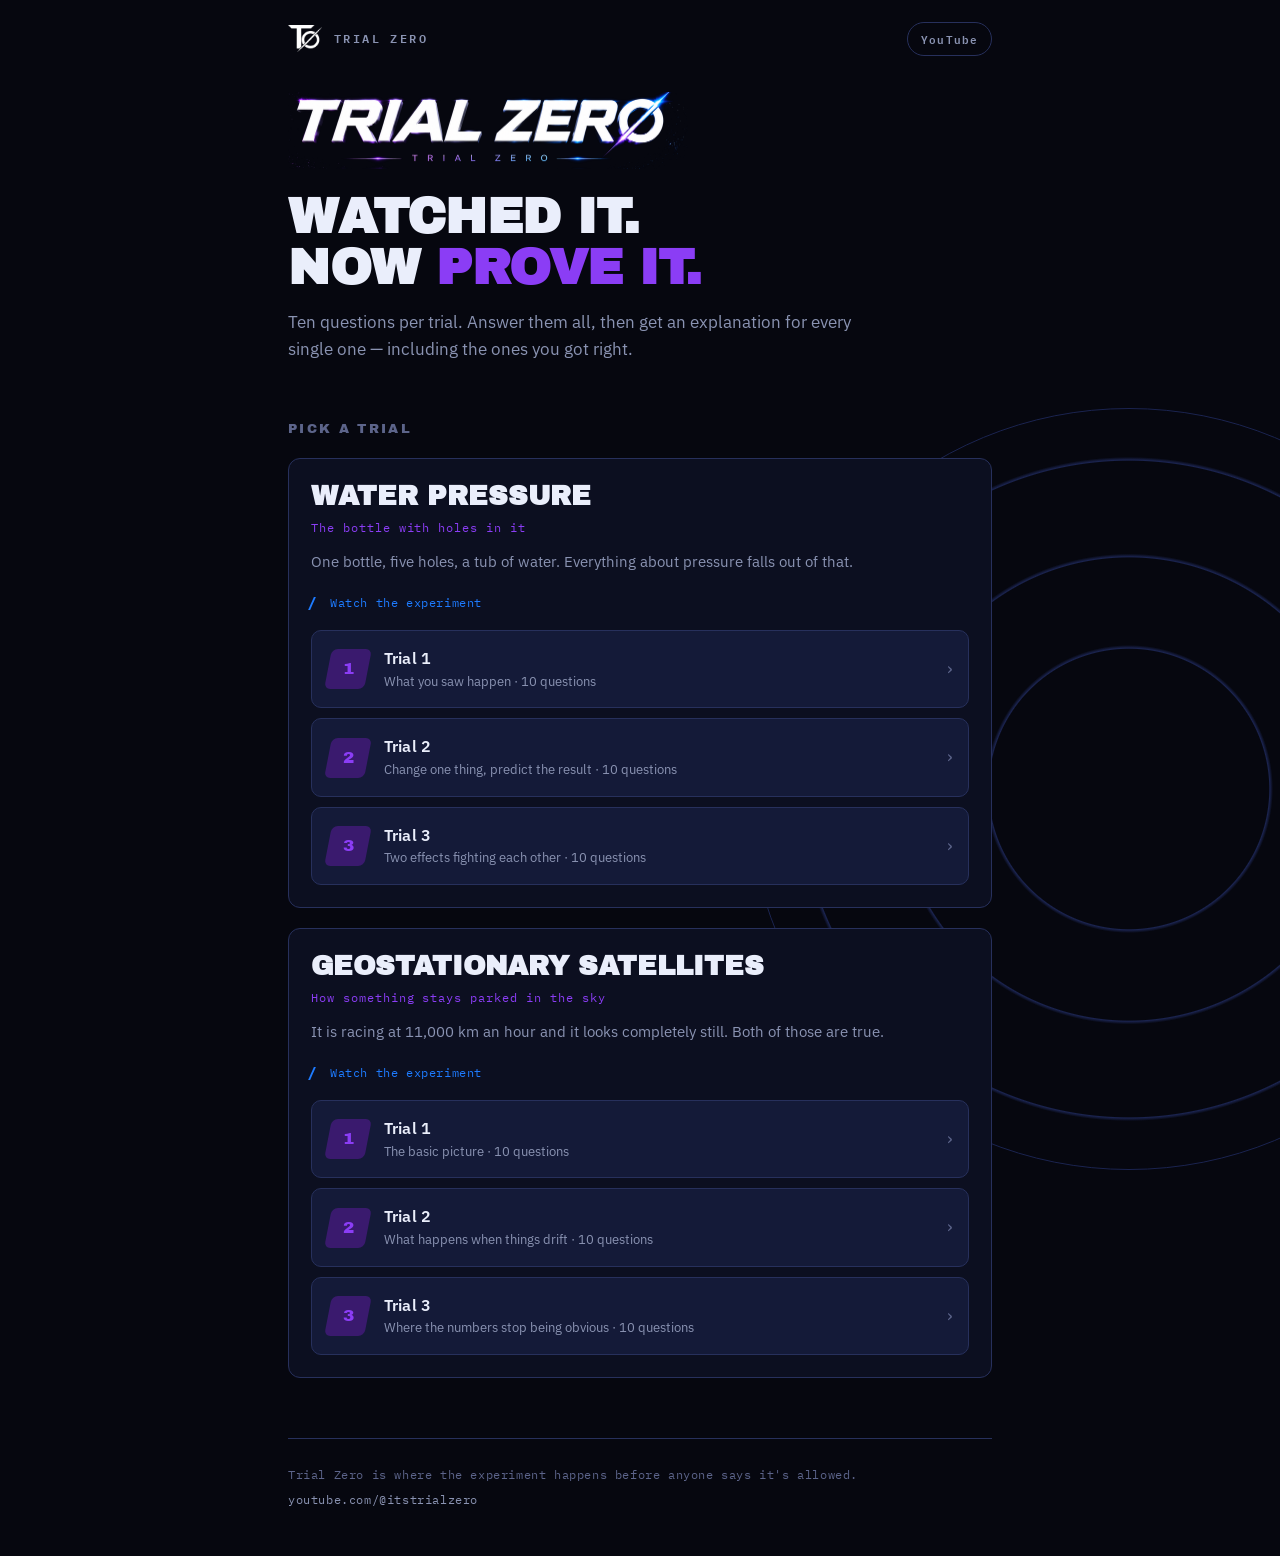
<file: index.html>
<!DOCTYPE html>
<html lang="en">
<head>
<meta charset="utf-8">
<meta name="viewport" content="width=device-width, initial-scale=1">
<title>Trial Zero — test yourself</title>
<meta name="description" content="Short physics quizzes from the Trial Zero YouTube channel. Ten questions, then an explanation for every single one.">
<meta name="theme-color" content="#06070F">
<link rel="icon" href="img/logo.png">
<link rel="stylesheet" href="style.css">

<meta property="og:title" content="Trial Zero — test yourself">
<meta property="og:description" content="Ten questions, then an explanation for every single one.">
<meta property="og:type" content="website">
</head>
<body>

<div class="wrap">

  <header class="site-head">
    <img src="img/logo.png" alt="Trial Zero logo">
    <a class="name" href="index.html">Trial Zero</a>
    <span class="spacer"></span>
    <a class="yt" href="https://youtube.com/@itstrialzero" target="_blank" rel="noopener">YouTube</a>
  </header>

  <section class="hero">
    <img class="wordmark" src="img/wordmark.png" alt="Trial Zero">
    <h1>Watched it.<br>Now <em>prove it.</em></h1>
    <p class="lede">Ten questions per trial. Answer them all, then get an explanation for every single one &mdash; including the ones you got right.</p>
  </section>

  <section class="section">
    <h2>Pick a trial</h2>
    <div id="topics"></div>
  </section>

  <footer class="site-foot">
    <p>Trial Zero is where the experiment happens before anyone says it's allowed.</p>
    <p><a href="https://youtube.com/@itstrialzero" target="_blank" rel="noopener">youtube.com/@itstrialzero</a></p>
  </footer>

</div>

<script src="data/water-pressure.js"></script>
<script src="data/geostationary.js"></script>
<script src="app.js"></script>
<script>TZapp.renderHome();</script>

</body>
</html>
</file>
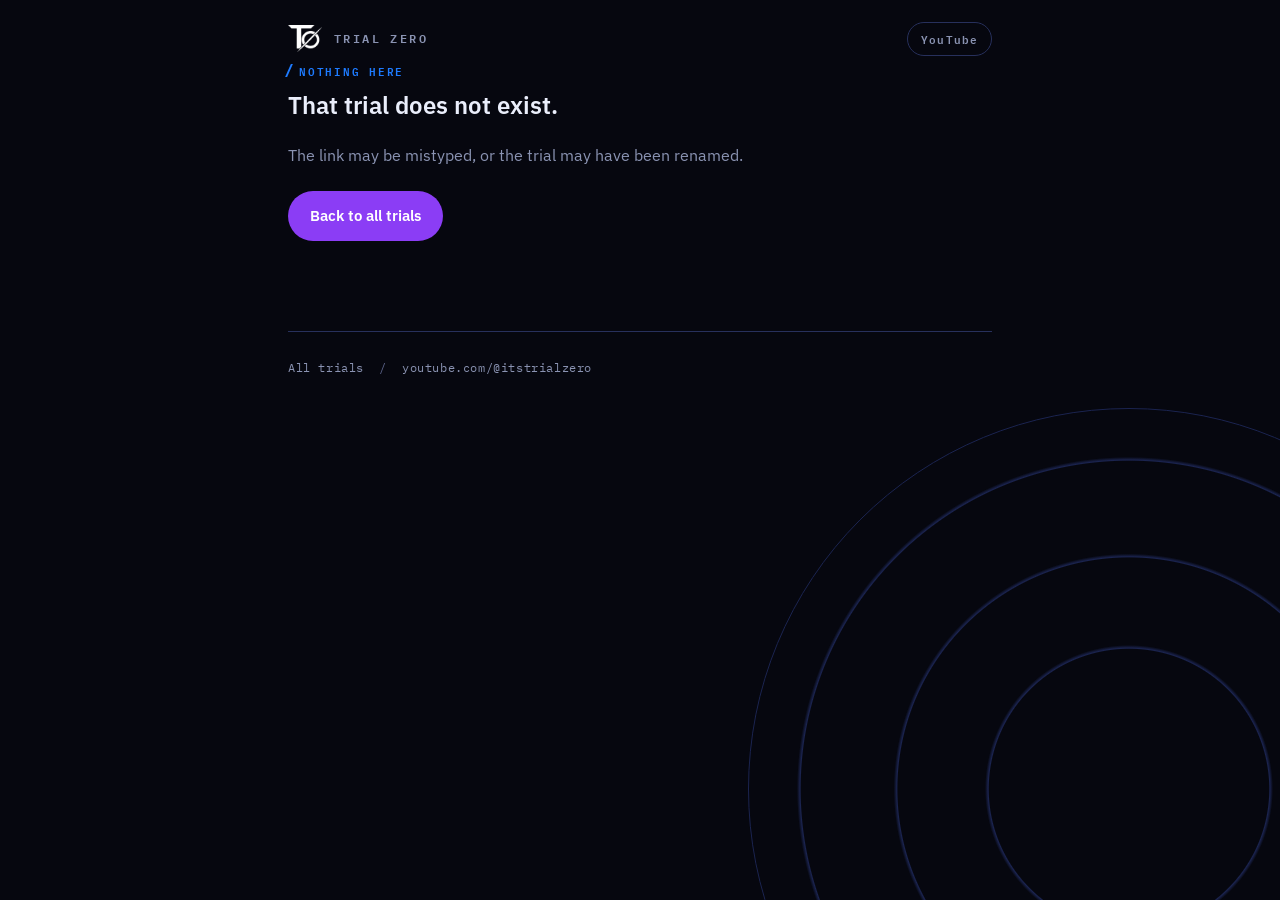
<file: quiz.html>
<!DOCTYPE html>
<html lang="en">
<head>
<meta charset="utf-8">
<meta name="viewport" content="width=device-width, initial-scale=1">
<title>Trial Zero — quiz</title>
<meta name="theme-color" content="#06070F">
<link rel="icon" href="img/logo.png">
<link rel="stylesheet" href="style.css">
</head>
<body>

<div class="wrap">

  <header class="site-head">
    <img src="img/logo.png" alt="Trial Zero logo">
    <a class="name" href="index.html">Trial Zero</a>
    <span class="spacer"></span>
    <a class="yt" href="https://youtube.com/@itstrialzero" target="_blank" rel="noopener">YouTube</a>
  </header>

  <main id="stage"></main>

  <footer class="site-foot">
    <p><a href="index.html">All trials</a> &nbsp;/&nbsp; <a href="https://youtube.com/@itstrialzero" target="_blank" rel="noopener">youtube.com/@itstrialzero</a></p>
  </footer>

</div>

<script src="data/water-pressure.js"></script>
<script src="data/geostationary.js"></script>
<script src="app.js"></script>
<script>TZapp.renderQuiz();</script>

</body>
</html>
</file>
<file: style.css>
/* ============================================================
   TRIAL ZERO — quiz site
   Palette sampled from the channel banner.
   Signature motif: the diagonal slash from the TØ mark.
   ============================================================ */

@import url('https://fonts.googleapis.com/css2?family=Archivo+Black&family=IBM+Plex+Mono:wght@500;600&family=IBM+Plex+Sans:wght@400;500;600;700&display=swap');

:root {
  --bg:       #06070F;
  --bg-lift:  #0C0F20;
  --surface:  #141A38;
  --surface-2:#1B2246;
  --line:     #27305C;
  --line-soft:#1B2450;

  --violet:   #8B3DF5;
  --violet-dk:#3A1A6E;
  --blue:     #1E7BFF;
  --mint:     #00E39A;
  --mint-bg:  #0A2B22;
  --mint-ln:  #18705A;
  --coral:    #FF5C7A;
  --coral-bg: #2B0E16;
  --coral-ln: #7A2438;

  --text:     #EAEEFB;
  --muted:    #8A93B2;
  --dim:      #5C648A;

  --display: 'Archivo Black', 'Arial Black', sans-serif;
  --body:    'IBM Plex Sans', system-ui, -apple-system, Segoe UI, Roboto, sans-serif;
  --mono:    'IBM Plex Mono', ui-monospace, 'Courier New', monospace;

  --r: 12px;
  --pad: 20px;
}

* { box-sizing: border-box; }

html { -webkit-text-size-adjust: 100%; }

body {
  margin: 0;
  background: var(--bg);
  color: var(--text);
  font-family: var(--body);
  font-size: 16px;
  line-height: 1.6;
  -webkit-font-smoothing: antialiased;
}

/* faint orbit rings, bottom right, echo of the deck */
body::before {
  content: '';
  position: fixed;
  right: -18vw;
  bottom: -30vh;
  width: 90vw;
  height: 90vw;
  max-width: 760px;
  max-height: 760px;
  border-radius: 50%;
  border: 1px solid var(--line-soft);
  box-shadow: 0 0 0 60px transparent, inset 0 0 0 1px transparent;
  background:
    radial-gradient(circle, transparent 61%, var(--line-soft) 61.2%, transparent 61.8%),
    radial-gradient(circle, transparent 43%, var(--line-soft) 43.2%, transparent 43.8%),
    radial-gradient(circle, transparent 26%, var(--line-soft) 26.2%, transparent 26.8%);
  pointer-events: none;
  z-index: 0;
}

.wrap {
  position: relative;
  z-index: 1;
  width: 100%;
  max-width: 760px;
  margin: 0 auto;
  padding: 0 var(--pad);
}

a { color: var(--blue); }

:focus-visible {
  outline: 2px solid var(--blue);
  outline-offset: 3px;
  border-radius: 4px;
}

/* ---------- shared bits ---------- */

.eyebrow {
  font-family: var(--mono);
  font-size: 11px;
  font-weight: 600;
  letter-spacing: .16em;
  text-transform: uppercase;
  color: var(--violet);
  margin: 0 0 10px;
}
.eyebrow.is-blue { color: var(--blue); }
.eyebrow.is-mint { color: var(--mint); }

.slash {
  display: inline-block;
  width: 2px;
  height: 13px;
  margin: 0 9px -1px 0;
  background: currentColor;
  transform: skewX(-24deg);
}

.btn {
  display: inline-flex;
  align-items: center;
  justify-content: center;
  gap: 8px;
  padding: 13px 22px;
  border: 0;
  border-radius: 999px;
  background: var(--violet);
  color: #fff;
  font-family: var(--body);
  font-size: 15px;
  font-weight: 600;
  text-decoration: none;
  cursor: pointer;
  transition: transform .12s ease, filter .12s ease;
}
.btn:hover { filter: brightness(1.12); }
.btn:active { transform: translateY(1px); }
.btn[disabled] { opacity: .38; cursor: not-allowed; filter: none; }

.btn.is-ghost {
  background: transparent;
  border: 1px solid var(--line);
  color: var(--text);
}
.btn.is-mint { background: var(--mint); color: #052B21; }

/* ---------- site header ---------- */

.site-head {
  display: flex;
  align-items: center;
  gap: 12px;
  padding: 22px 0 6px;
}
.site-head img { width: 34px; height: auto; display: block; }
.site-head .name {
  font-family: var(--mono);
  font-size: 12px;
  font-weight: 600;
  letter-spacing: .2em;
  text-transform: uppercase;
  color: var(--muted);
  text-decoration: none;
}
.site-head .spacer { flex: 1; }
.site-head .yt {
  font-family: var(--mono);
  font-size: 11px;
  font-weight: 600;
  letter-spacing: .1em;
  color: var(--muted);
  text-decoration: none;
  border: 1px solid var(--line);
  border-radius: 999px;
  padding: 7px 13px;
}
.site-head .yt:hover { color: var(--text); border-color: var(--violet); }

/* ---------- hero ---------- */

.hero { padding: 30px 0 8px; }
.hero img.wordmark {
  width: 100%;
  max-width: 400px;
  height: auto;
  display: block;
  margin: 0 0 22px;
}
.hero h1 {
  font-family: var(--display);
  font-size: clamp(30px, 8.5vw, 50px);
  line-height: 1.02;
  letter-spacing: -.01em;
  margin: 0 0 16px;
  text-transform: uppercase;
}
.hero h1 em {
  font-style: normal;
  color: var(--violet);
}
.hero p.lede {
  font-size: 17px;
  color: var(--muted);
  margin: 0 0 8px;
  max-width: 34em;
}

/* ---------- section heads ---------- */

.section { padding: 40px 0 0; }
.section > h2 {
  font-family: var(--display);
  font-size: 13px;
  letter-spacing: .18em;
  text-transform: uppercase;
  color: var(--dim);
  margin: 0 0 18px;
  font-weight: 400;
}

/* ---------- topic block ---------- */

.topic {
  background: var(--bg-lift);
  border: 1px solid var(--line);
  border-radius: var(--r);
  padding: 22px;
  margin: 0 0 20px;
}
.topic h3 {
  font-family: var(--display);
  font-size: clamp(21px, 5.4vw, 27px);
  line-height: 1.15;
  margin: 0 0 6px;
  text-transform: uppercase;
}
.topic .sub {
  font-family: var(--mono);
  font-size: 12px;
  letter-spacing: .08em;
  color: var(--violet);
  margin: 0 0 12px;
}
.topic .blurb {
  color: var(--muted);
  font-size: 15px;
  margin: 0 0 18px;
}
.topic .videolink {
  display: inline-flex;
  align-items: center;
  gap: 8px;
  font-family: var(--mono);
  font-size: 12px;
  letter-spacing: .05em;
  color: var(--blue);
  text-decoration: none;
  margin: 0 0 18px;
}
.topic .videolink:hover { text-decoration: underline; }
.topic .soon {
  display: inline-block;
  font-family: var(--mono);
  font-size: 11px;
  letter-spacing: .1em;
  text-transform: uppercase;
  color: var(--dim);
  border: 1px dashed var(--line);
  border-radius: 999px;
  padding: 5px 12px;
  margin: 0 0 18px;
}

/* ---------- trial cards ---------- */

.trials { display: grid; gap: 10px; }

.trial {
  display: flex;
  align-items: center;
  gap: 16px;
  padding: 15px 16px;
  background: var(--surface);
  border: 1px solid var(--line);
  border-radius: 10px;
  text-decoration: none;
  color: inherit;
  transition: border-color .14s ease, background .14s ease, transform .14s ease;
}
.trial:hover {
  border-color: var(--violet);
  background: var(--surface-2);
  transform: translateX(3px);
}
.trial .num {
  flex: none;
  width: 40px;
  height: 40px;
  display: grid;
  place-items: center;
  font-family: var(--display);
  font-size: 17px;
  color: var(--violet);
  background: var(--violet-dk);
  transform: skewX(-11deg);
  border-radius: 6px;
}
.trial .num span { transform: skewX(11deg); }
.trial .meta { flex: 1; min-width: 0; }
.trial .meta strong {
  display: block;
  font-size: 16px;
  font-weight: 600;
  letter-spacing: .01em;
}
.trial .meta small {
  display: block;
  color: var(--muted);
  font-size: 13px;
}
.trial .best {
  flex: none;
  font-family: var(--mono);
  font-size: 12px;
  color: var(--mint);
}
.trial .go { flex: none; color: var(--dim); font-size: 18px; }

/* ---------- quiz progress ---------- */

.quiz-head { padding: 18px 0 0; }
.quiz-head .crumb {
  display: flex;
  align-items: baseline;
  gap: 10px;
  font-family: var(--mono);
  font-size: 12px;
  letter-spacing: .1em;
  text-transform: uppercase;
  color: var(--muted);
  margin: 0 0 14px;
}
.quiz-head .crumb b { color: var(--text); font-weight: 600; }
.quiz-head .crumb a { color: var(--muted); text-decoration: none; }
.quiz-head .crumb a:hover { color: var(--text); }

.pips { display: flex; gap: 5px; margin: 0 0 6px; }
.pips i {
  flex: 1;
  height: 6px;
  background: var(--surface);
  transform: skewX(-24deg);
  border-radius: 2px;
  transition: background .2s ease;
}
.pips i.is-done { background: var(--violet); }
.pips i.is-now  { background: var(--blue); }

.counter {
  font-family: var(--mono);
  font-size: 12px;
  color: var(--dim);
  letter-spacing: .08em;
  margin: 0 0 22px;
}

/* ---------- question ---------- */

.qcard { padding: 0 0 30px; }

.qtext {
  font-size: clamp(19px, 5vw, 24px);
  line-height: 1.34;
  font-weight: 600;
  margin: 0 0 22px;
}

.opts { display: grid; gap: 9px; margin: 0 0 24px; }

.opt {
  display: flex;
  align-items: center;
  gap: 14px;
  width: 100%;
  text-align: left;
  padding: 14px 16px;
  background: var(--surface);
  border: 1px solid var(--line);
  border-radius: 10px;
  color: var(--text);
  font-family: var(--body);
  font-size: 15.5px;
  line-height: 1.45;
  cursor: pointer;
  transition: border-color .14s ease, background .14s ease;
}
.opt:hover { border-color: var(--dim); }
.opt .k {
  flex: none;
  width: 27px;
  height: 27px;
  display: grid;
  place-items: center;
  border-radius: 50%;
  background: #222C55;
  border: 1px solid #3A4680;
  font-family: var(--mono);
  font-size: 12px;
  font-weight: 600;
  color: #BFC8E6;
}
.opt.is-picked { border-color: var(--violet); background: var(--surface-2); }
.opt.is-picked .k { background: var(--violet); border-color: var(--violet); color: #fff; }

.nav {
  display: flex;
  gap: 10px;
  align-items: center;
}
.nav .grow { flex: 1; }

/* ---------- results ---------- */

.score {
  background: var(--bg-lift);
  border: 1px solid var(--line);
  border-radius: var(--r);
  padding: 26px 22px;
  margin: 0 0 12px;
  text-align: center;
}
.score .big {
  font-family: var(--display);
  font-size: 56px;
  line-height: 1;
  margin: 0 0 6px;
}
.score .big small { font-size: 24px; color: var(--dim); }
.score .verdict { font-size: 16px; color: var(--muted); margin: 0; }
.score .pb {
  font-family: var(--mono);
  font-size: 12px;
  letter-spacing: .08em;
  color: var(--mint);
  margin: 10px 0 0;
}

.review { margin: 26px 0 0; }

.rq {
  border: 1px solid var(--line);
  border-radius: var(--r);
  padding: 18px;
  margin: 0 0 12px;
  background: var(--bg-lift);
}
.rq .tag {
  display: inline-flex;
  align-items: center;
  gap: 7px;
  font-family: var(--mono);
  font-size: 11px;
  font-weight: 600;
  letter-spacing: .12em;
  text-transform: uppercase;
  margin: 0 0 10px;
}
.rq.is-right .tag { color: var(--mint); }
.rq.is-wrong .tag { color: var(--coral); }
.rq h4 {
  font-size: 16.5px;
  line-height: 1.4;
  font-weight: 600;
  margin: 0 0 14px;
}
.rq .line {
  display: flex;
  gap: 11px;
  align-items: flex-start;
  padding: 10px 12px;
  border-radius: 8px;
  font-size: 14.5px;
  line-height: 1.45;
  margin: 0 0 7px;
}
.rq .line .lk {
  flex: none;
  font-family: var(--mono);
  font-size: 12px;
  font-weight: 600;
  padding-top: 2px;
}
.rq .line.correct { background: var(--mint-bg); border: 1px solid var(--mint-ln); }
.rq .line.correct .lk { color: var(--mint); }
.rq .line.yours   { background: var(--coral-bg); border: 1px solid var(--coral-ln); }
.rq .line.yours .lk { color: var(--coral); }
.rq .why {
  margin: 13px 0 0;
  padding: 13px 0 0;
  border-top: 1px solid var(--line);
  color: var(--muted);
  font-size: 14.5px;
  line-height: 1.6;
}

.after {
  margin: 26px 0 0;
  padding: 22px;
  background: var(--mint-bg);
  border: 1px solid var(--mint-ln);
  border-radius: var(--r);
}
.after h3 {
  font-family: var(--display);
  font-size: 17px;
  text-transform: uppercase;
  margin: 0 0 8px;
}
.after p { color: #B9E8D8; font-size: 15px; margin: 0 0 16px; }
.after .row { display: flex; flex-wrap: wrap; gap: 10px; }

/* ---------- footer ---------- */

.site-foot {
  margin: 60px 0 0;
  padding: 26px 0 40px;
  border-top: 1px solid var(--line);
  font-family: var(--mono);
  font-size: 12px;
  letter-spacing: .05em;
  color: var(--dim);
}
.site-foot a { color: var(--muted); text-decoration: none; }
.site-foot a:hover { color: var(--blue); }
.site-foot p { margin: 0 0 6px; }

/* ---------- motion ---------- */

.fade-in { animation: fade .22s ease both; }
@keyframes fade {
  from { opacity: 0; transform: translateY(6px); }
  to   { opacity: 1; transform: none; }
}

@media (prefers-reduced-motion: reduce) {
  * { animation: none !important; transition: none !important; }
  .trial:hover { transform: none; }
}

@media (min-width: 620px) {
  :root { --pad: 28px; }
  .trials { grid-template-columns: 1fr; }
}
</file>
